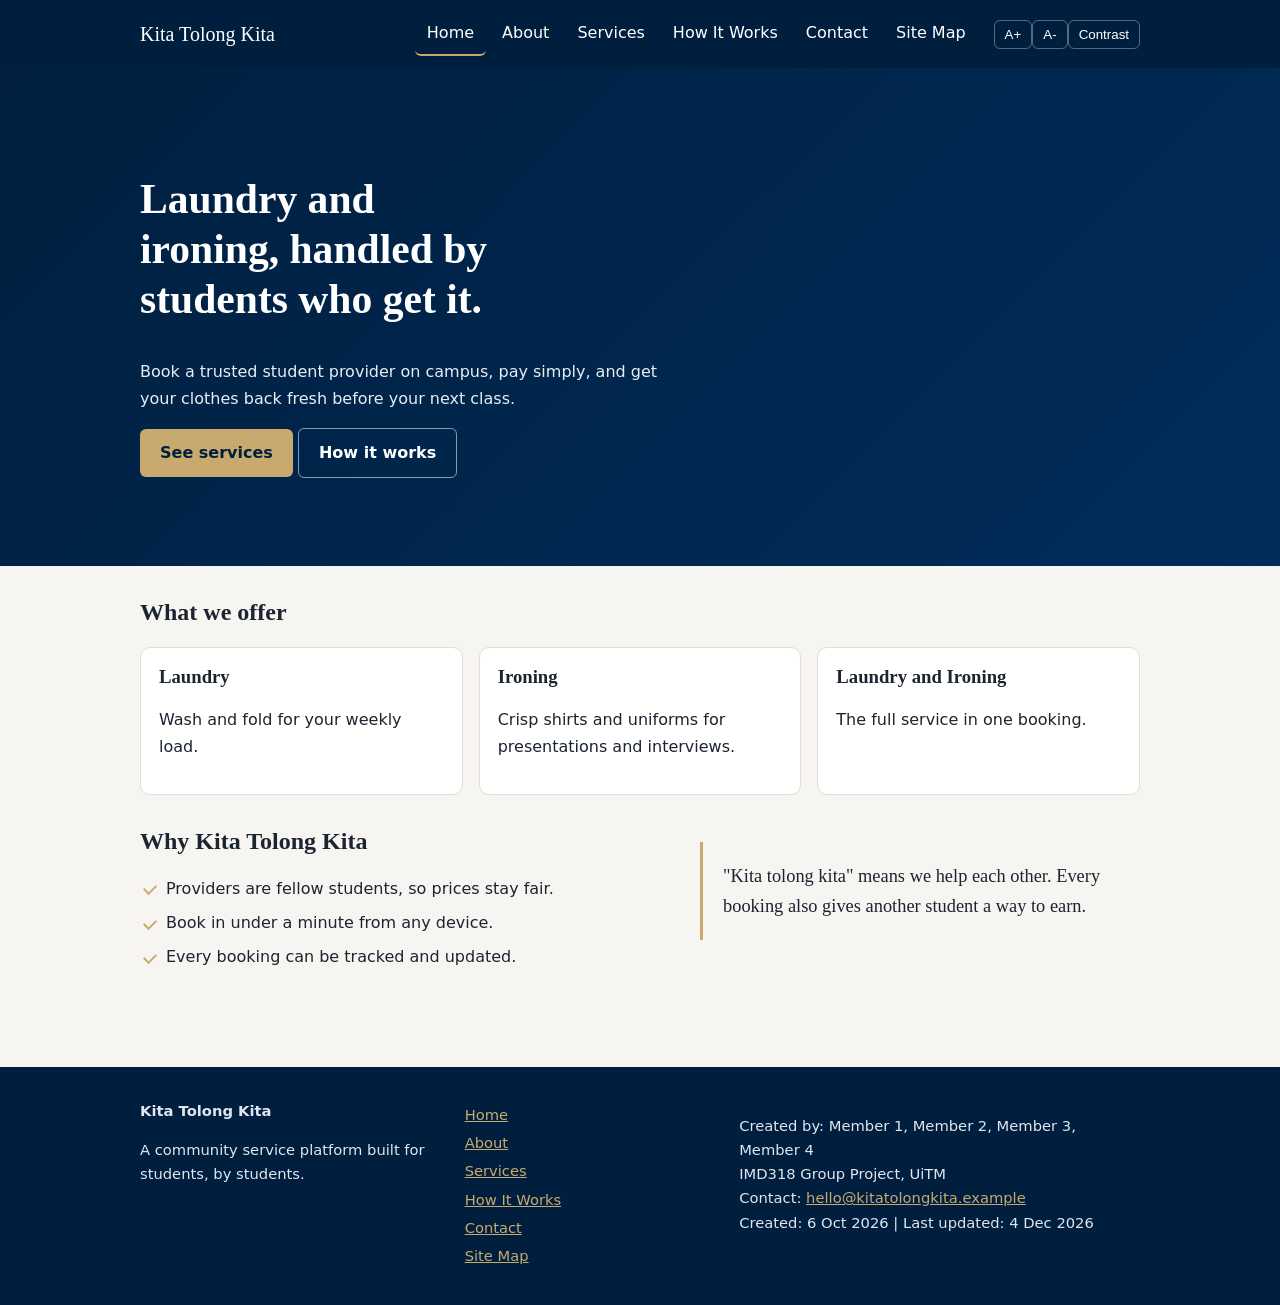
<file: index.html>
<!DOCTYPE html>
<html lang="en">
<head>
<meta charset="UTF-8">
<meta name="viewport" content="width=device-width, initial-scale=1.0">
<meta name="description" content="Kita Tolong Kita: a student-run laundry and ironing service platform.">
<title>Home | Kita Tolong Kita</title>
<link rel="stylesheet" href="css/style.css">
</head>
<body>
<a class="skip" href="#main">Skip to content</a>
<header class="top"><div class="wrap bar">
<a class="logo" href="index.html">Kita Tolong Kita</a>
<button class="burger" aria-label="Menu" aria-expanded="false">Menu</button>
<nav><ul><li><a href="index.html" aria-current=page>Home</a></li><li><a href="pages/about.html">About</a></li><li><a href="pages/services.html">Services</a></li><li><a href="pages/how-it-works.html">How It Works</a></li><li><a href="pages/contact.html">Contact</a></li><li><a href="pages/sitemap.html">Site Map</a></li></ul></nav>
<div class="tools"><button data-fs="1" aria-label="Larger text">A+</button><button data-fs="-1" aria-label="Smaller text">A-</button><button id="contrast">Contrast</button></div>
</div></header>
<main id="main">
<section class="hero"><div class="wrap">
<h1>Laundry and ironing, handled by students who get it.</h1>
<p>Book a trusted student provider on campus, pay simply, and get your clothes back fresh before your next class.</p>
<p><a class="btn" href="pages/services.html">See services</a> <a class="btn ghost" href="pages/how-it-works.html">How it works</a></p>
</div></section>
<section class="wrap"><h2>What we offer</h2><div class="grid"><article class="card"><h3>Laundry</h3><p>Wash and fold for your weekly load.</p></article><article class="card"><h3>Ironing</h3><p>Crisp shirts and uniforms for presentations and interviews.</p></article><article class="card"><h3>Laundry and Ironing</h3><p>The full service in one booking.</p></article></div></section>
<section class="wrap split"><div><h2>Why Kita Tolong Kita</h2><ul class="ticks"><li>Providers are fellow students, so prices stay fair.</li><li>Book in under a minute from any device.</li><li>Every booking can be tracked and updated.</li></ul></div>
<aside class="quote"><p>"Kita tolong kita" means we help each other. Every booking also gives another student a way to earn.</p></aside></section>
</main>
<footer><div class="wrap foot">
<div><strong>Kita Tolong Kita</strong><p>A community service platform built for students, by students.</p></div>
<div class="fl"><a href="index.html">Home</a><a href="pages/about.html">About</a><a href="pages/services.html">Services</a><a href="pages/how-it-works.html">How It Works</a><a href="pages/contact.html">Contact</a><a href="pages/sitemap.html">Site Map</a></div>
<div><p>Created by: Member 1, Member 2, Member 3, Member 4<br>IMD318 Group Project, UiTM<br>Contact: <a href="mailto:hello@kitatolongkita.example">hello@kitatolongkita.example</a><br>Created: 6 Oct 2026 | Last updated: <span id="updated"></span></p></div>
</div></footer>
<script src="js/script.js"></script>
</body>
</html>
</file>
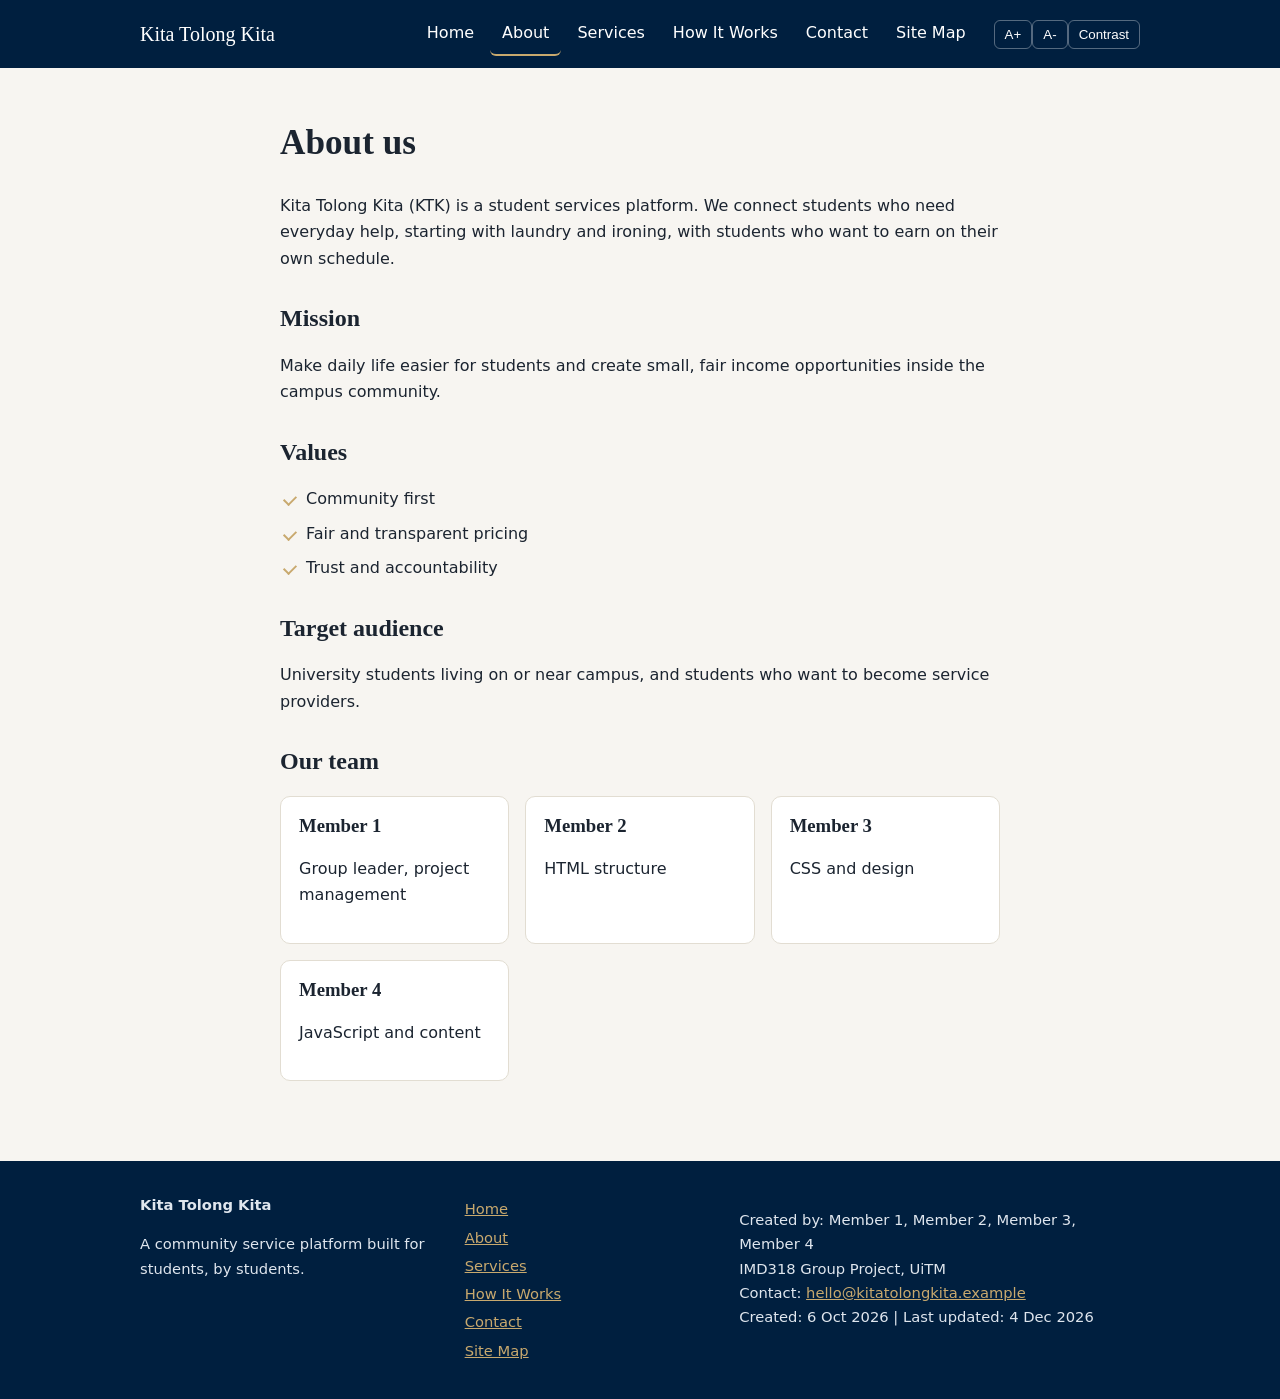
<file: pages/about.html>
<!DOCTYPE html>
<html lang="en">
<head>
<meta charset="UTF-8">
<meta name="viewport" content="width=device-width, initial-scale=1.0">
<meta name="description" content="Kita Tolong Kita: a student-run laundry and ironing service platform.">
<title>About | Kita Tolong Kita</title>
<link rel="stylesheet" href="../css/style.css">
</head>
<body>
<a class="skip" href="#main">Skip to content</a>
<header class="top"><div class="wrap bar">
<a class="logo" href="../index.html">Kita Tolong Kita</a>
<button class="burger" aria-label="Menu" aria-expanded="false">Menu</button>
<nav><ul><li><a href="../index.html">Home</a></li><li><a href="about.html" aria-current=page>About</a></li><li><a href="services.html">Services</a></li><li><a href="how-it-works.html">How It Works</a></li><li><a href="contact.html">Contact</a></li><li><a href="sitemap.html">Site Map</a></li></ul></nav>
<div class="tools"><button data-fs="1" aria-label="Larger text">A+</button><button data-fs="-1" aria-label="Smaller text">A-</button><button id="contrast">Contrast</button></div>
</div></header>
<main id="main">
<section class="wrap narrow"><h1>About us</h1>
<p>Kita Tolong Kita (KTK) is a student services platform. We connect students who need everyday help, starting with laundry and ironing, with students who want to earn on their own schedule.</p>
<h2>Mission</h2><p>Make daily life easier for students and create small, fair income opportunities inside the campus community.</p>
<h2>Values</h2><ul class="ticks"><li>Community first</li><li>Fair and transparent pricing</li><li>Trust and accountability</li></ul>
<h2>Target audience</h2><p>University students living on or near campus, and students who want to become service providers.</p>
<h2>Our team</h2><div class="grid"><article class="card"><h3>Member 1</h3><p>Group leader, project management</p></article><article class="card"><h3>Member 2</h3><p>HTML structure</p></article><article class="card"><h3>Member 3</h3><p>CSS and design</p></article><article class="card"><h3>Member 4</h3><p>JavaScript and content</p></article></div></section>
</main>
<footer><div class="wrap foot">
<div><strong>Kita Tolong Kita</strong><p>A community service platform built for students, by students.</p></div>
<div class="fl"><a href="../index.html">Home</a><a href="about.html">About</a><a href="services.html">Services</a><a href="how-it-works.html">How It Works</a><a href="contact.html">Contact</a><a href="sitemap.html">Site Map</a></div>
<div><p>Created by: Member 1, Member 2, Member 3, Member 4<br>IMD318 Group Project, UiTM<br>Contact: <a href="mailto:hello@kitatolongkita.example">hello@kitatolongkita.example</a><br>Created: 6 Oct 2026 | Last updated: <span id="updated"></span></p></div>
</div></footer>
<script src="../js/script.js"></script>
</body>
</html>
</file>
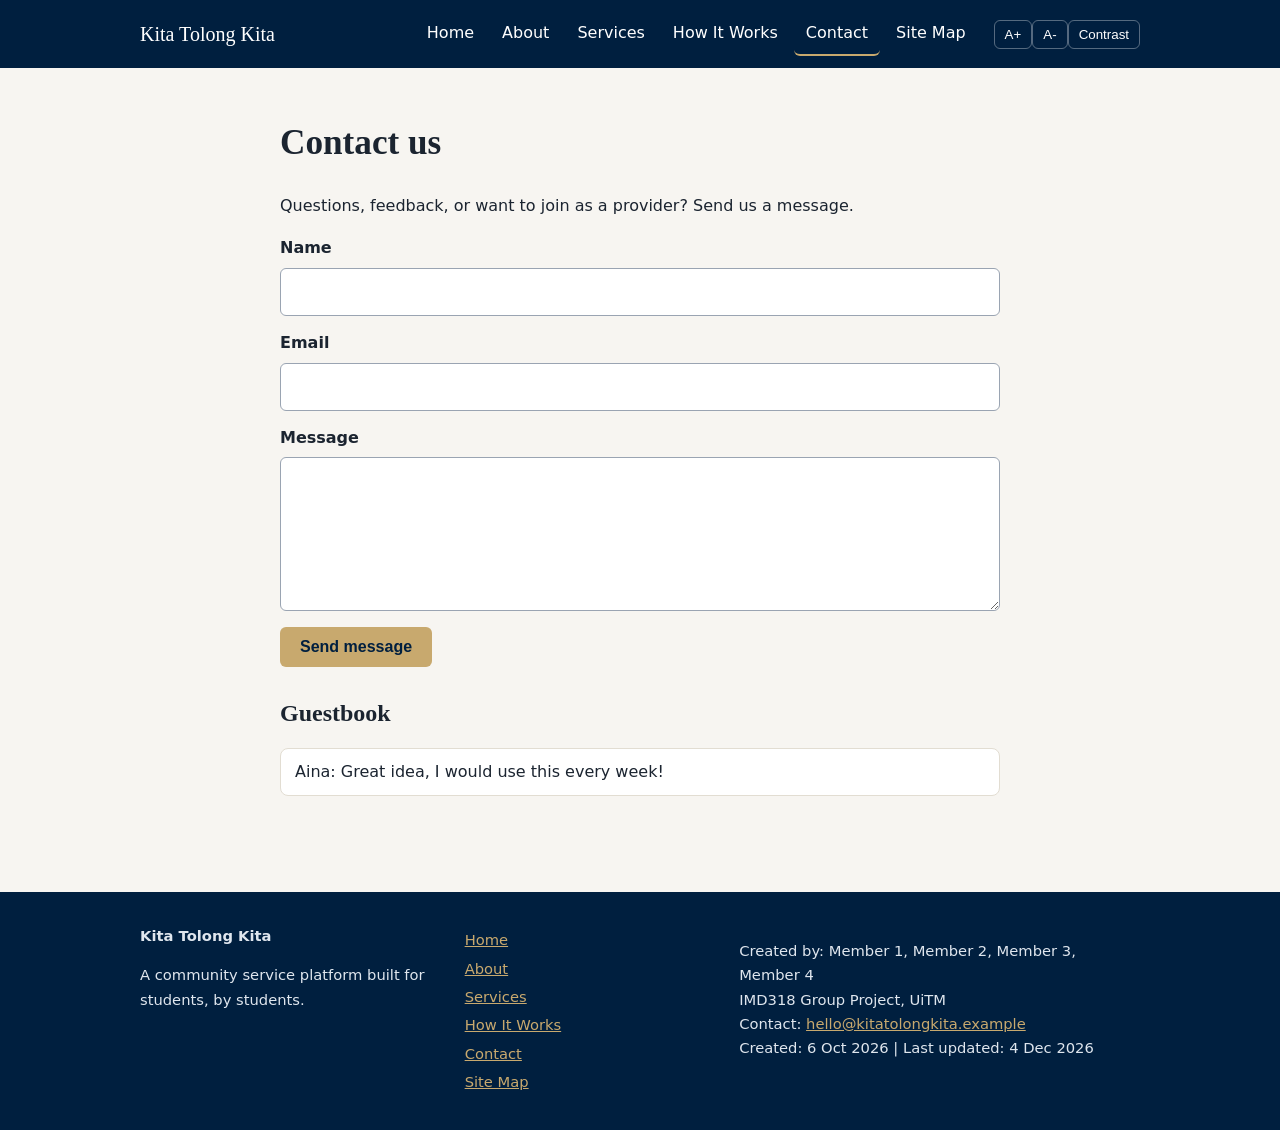
<file: pages/contact.html>
<!DOCTYPE html>
<html lang="en">
<head>
<meta charset="UTF-8">
<meta name="viewport" content="width=device-width, initial-scale=1.0">
<meta name="description" content="Kita Tolong Kita: a student-run laundry and ironing service platform.">
<title>Contact | Kita Tolong Kita</title>
<link rel="stylesheet" href="../css/style.css">
</head>
<body>
<a class="skip" href="#main">Skip to content</a>
<header class="top"><div class="wrap bar">
<a class="logo" href="../index.html">Kita Tolong Kita</a>
<button class="burger" aria-label="Menu" aria-expanded="false">Menu</button>
<nav><ul><li><a href="../index.html">Home</a></li><li><a href="about.html">About</a></li><li><a href="services.html">Services</a></li><li><a href="how-it-works.html">How It Works</a></li><li><a href="contact.html" aria-current=page>Contact</a></li><li><a href="sitemap.html">Site Map</a></li></ul></nav>
<div class="tools"><button data-fs="1" aria-label="Larger text">A+</button><button data-fs="-1" aria-label="Smaller text">A-</button><button id="contrast">Contrast</button></div>
</div></header>
<main id="main">
<section class="wrap narrow"><h1>Contact us</h1>
<p>Questions, feedback, or want to join as a provider? Send us a message.</p>
<form id="cf" novalidate><label>Name<input id="n" required></label><label>Email<input id="e" type="email" required></label><label>Message<textarea id="m" rows="5" required></textarea></label><p class="err" id="er" role="alert"></p><button class="btn" type="submit">Send message</button></form>
<h2>Guestbook</h2><ul id="gb" class="gb"></ul>
<div class="modal" id="md" hidden><div class="box" role="dialog" aria-modal="true"><h2>Thank you!</h2><p id="mt"></p><button class="btn" id="mc">Close</button></div></div></section>
</main>
<footer><div class="wrap foot">
<div><strong>Kita Tolong Kita</strong><p>A community service platform built for students, by students.</p></div>
<div class="fl"><a href="../index.html">Home</a><a href="about.html">About</a><a href="services.html">Services</a><a href="how-it-works.html">How It Works</a><a href="contact.html">Contact</a><a href="sitemap.html">Site Map</a></div>
<div><p>Created by: Member 1, Member 2, Member 3, Member 4<br>IMD318 Group Project, UiTM<br>Contact: <a href="mailto:hello@kitatolongkita.example">hello@kitatolongkita.example</a><br>Created: 6 Oct 2026 | Last updated: <span id="updated"></span></p></div>
</div></footer>
<script src="../js/script.js"></script>
</body>
</html>
</file>
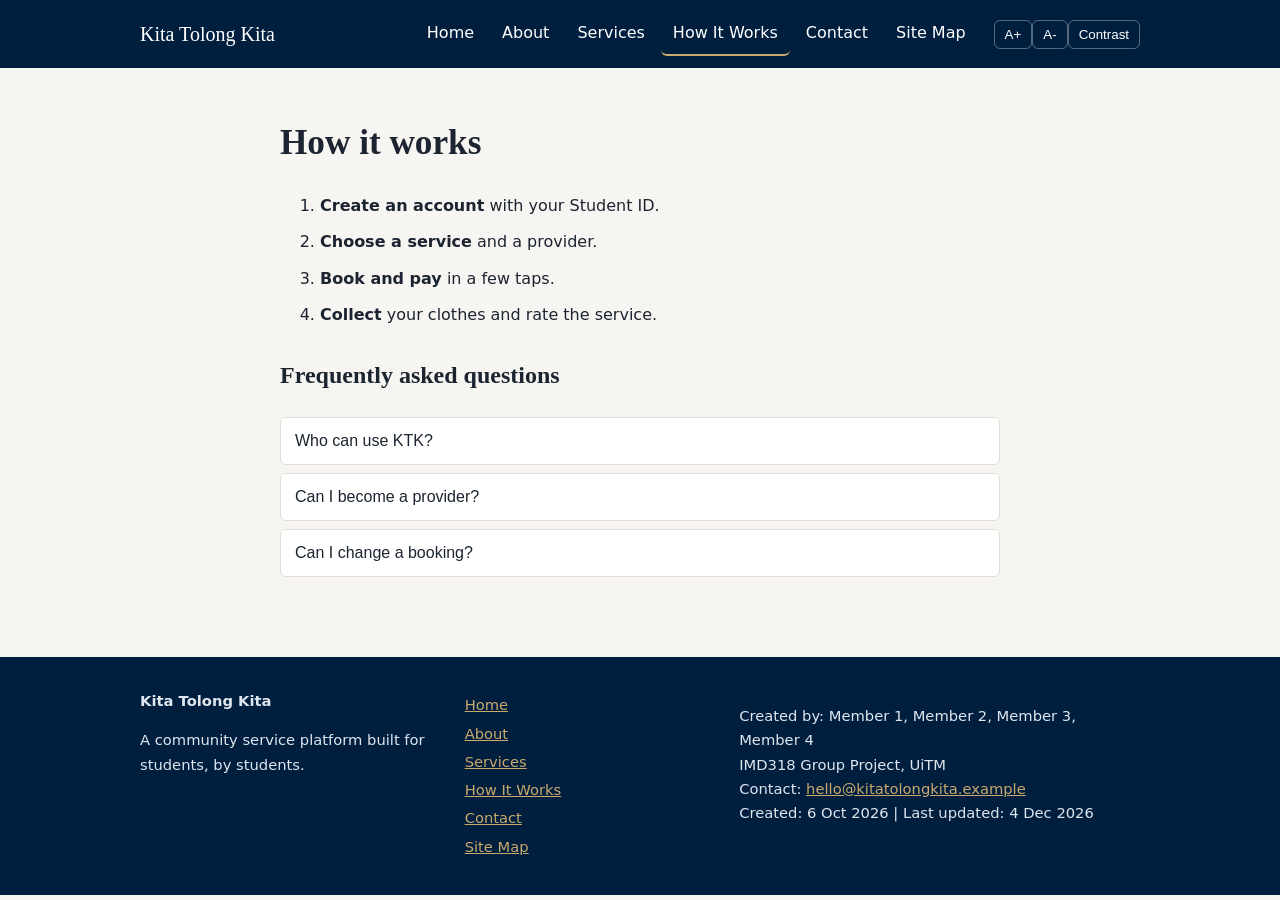
<file: pages/how-it-works.html>
<!DOCTYPE html>
<html lang="en">
<head>
<meta charset="UTF-8">
<meta name="viewport" content="width=device-width, initial-scale=1.0">
<meta name="description" content="Kita Tolong Kita: a student-run laundry and ironing service platform.">
<title>How It Works | Kita Tolong Kita</title>
<link rel="stylesheet" href="../css/style.css">
</head>
<body>
<a class="skip" href="#main">Skip to content</a>
<header class="top"><div class="wrap bar">
<a class="logo" href="../index.html">Kita Tolong Kita</a>
<button class="burger" aria-label="Menu" aria-expanded="false">Menu</button>
<nav><ul><li><a href="../index.html">Home</a></li><li><a href="about.html">About</a></li><li><a href="services.html">Services</a></li><li><a href="how-it-works.html" aria-current=page>How It Works</a></li><li><a href="contact.html">Contact</a></li><li><a href="sitemap.html">Site Map</a></li></ul></nav>
<div class="tools"><button data-fs="1" aria-label="Larger text">A+</button><button data-fs="-1" aria-label="Smaller text">A-</button><button id="contrast">Contrast</button></div>
</div></header>
<main id="main">
<section class="wrap narrow"><h1>How it works</h1>
<ol class="steps"><li><strong>Create an account</strong> with your Student ID.</li><li><strong>Choose a service</strong> and a provider.</li><li><strong>Book and pay</strong> in a few taps.</li><li><strong>Collect</strong> your clothes and rate the service.</li></ol>
<h2>Frequently asked questions</h2>
<div class="acc"><button aria-expanded="false">Who can use KTK?</button><div hidden><p>Any currently enrolled student.</p></div>
<button aria-expanded="false">Can I become a provider?</button><div hidden><p>Yes. Register as a provider and set the services you offer.</p></div>
<button aria-expanded="false">Can I change a booking?</button><div hidden><p>Yes, you can update a booking before the provider accepts it.</p></div></div></section>
</main>
<footer><div class="wrap foot">
<div><strong>Kita Tolong Kita</strong><p>A community service platform built for students, by students.</p></div>
<div class="fl"><a href="../index.html">Home</a><a href="about.html">About</a><a href="services.html">Services</a><a href="how-it-works.html">How It Works</a><a href="contact.html">Contact</a><a href="sitemap.html">Site Map</a></div>
<div><p>Created by: Member 1, Member 2, Member 3, Member 4<br>IMD318 Group Project, UiTM<br>Contact: <a href="mailto:hello@kitatolongkita.example">hello@kitatolongkita.example</a><br>Created: 6 Oct 2026 | Last updated: <span id="updated"></span></p></div>
</div></footer>
<script src="../js/script.js"></script>
</body>
</html>
</file>
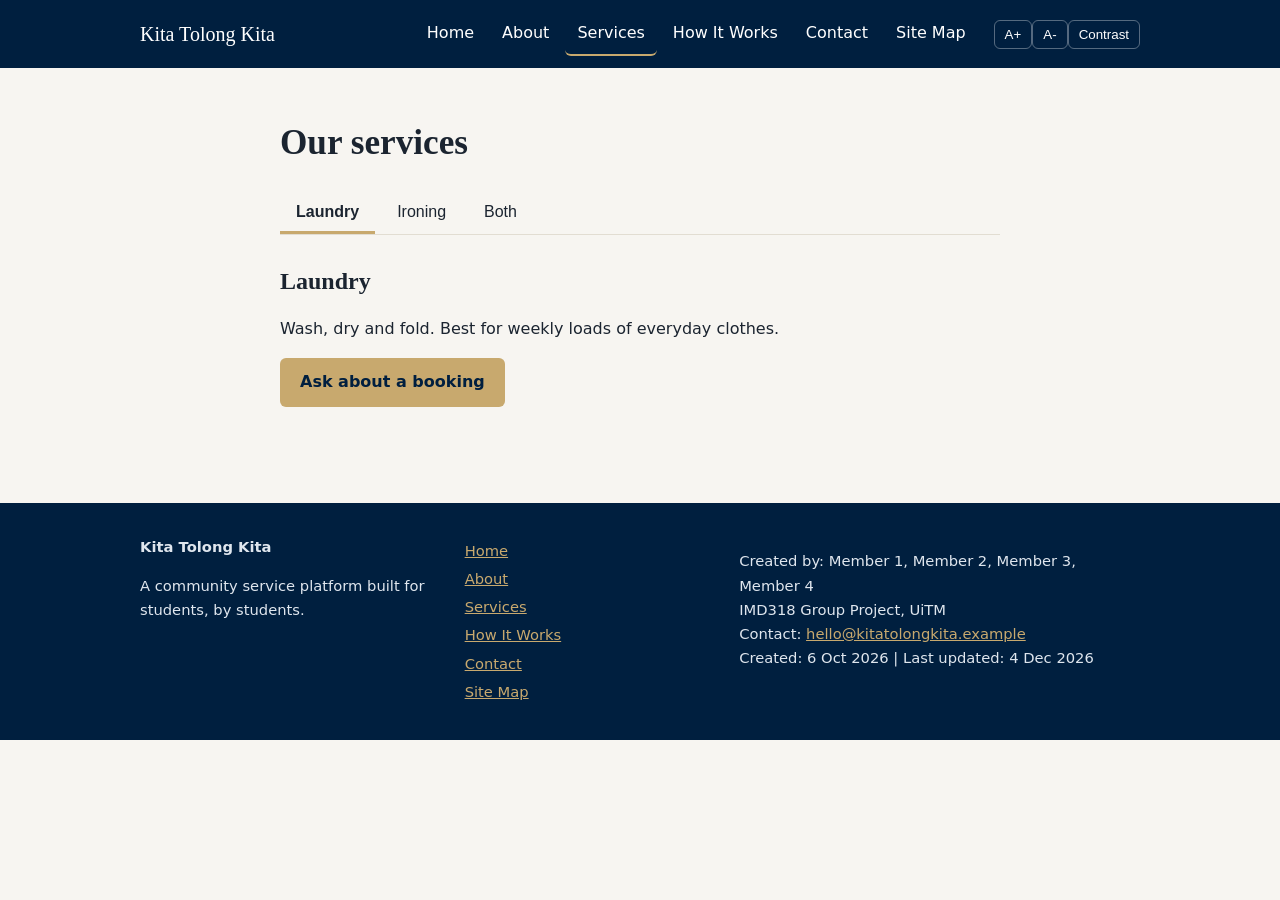
<file: pages/services.html>
<!DOCTYPE html>
<html lang="en">
<head>
<meta charset="UTF-8">
<meta name="viewport" content="width=device-width, initial-scale=1.0">
<meta name="description" content="Kita Tolong Kita: a student-run laundry and ironing service platform.">
<title>Services | Kita Tolong Kita</title>
<link rel="stylesheet" href="../css/style.css">
</head>
<body>
<a class="skip" href="#main">Skip to content</a>
<header class="top"><div class="wrap bar">
<a class="logo" href="../index.html">Kita Tolong Kita</a>
<button class="burger" aria-label="Menu" aria-expanded="false">Menu</button>
<nav><ul><li><a href="../index.html">Home</a></li><li><a href="about.html">About</a></li><li><a href="services.html" aria-current=page>Services</a></li><li><a href="how-it-works.html">How It Works</a></li><li><a href="contact.html">Contact</a></li><li><a href="sitemap.html">Site Map</a></li></ul></nav>
<div class="tools"><button data-fs="1" aria-label="Larger text">A+</button><button data-fs="-1" aria-label="Smaller text">A-</button><button id="contrast">Contrast</button></div>
</div></header>
<main id="main">
<section class="wrap narrow"><h1>Our services</h1>
<div class="tabs" role="tablist"><button role="tab" aria-selected="true" data-t="t1">Laundry</button><button role="tab" aria-selected="false" data-t="t2">Ironing</button><button role="tab" aria-selected="false" data-t="t3">Both</button></div>
<div class="panel" id="t1"><h2>Laundry</h2><p>Wash, dry and fold. Best for weekly loads of everyday clothes.</p></div>
<div class="panel" id="t2" hidden><h2>Ironing</h2><p>Pressed shirts, baju kurung, and uniforms, ready to hang.</p></div>
<div class="panel" id="t3" hidden><h2>Laundry and Ironing</h2><p>The complete service in one booking, with one pickup and one return.</p></div>
<p><a class="btn" href="contact.html">Ask about a booking</a></p></section>
</main>
<footer><div class="wrap foot">
<div><strong>Kita Tolong Kita</strong><p>A community service platform built for students, by students.</p></div>
<div class="fl"><a href="../index.html">Home</a><a href="about.html">About</a><a href="services.html">Services</a><a href="how-it-works.html">How It Works</a><a href="contact.html">Contact</a><a href="sitemap.html">Site Map</a></div>
<div><p>Created by: Member 1, Member 2, Member 3, Member 4<br>IMD318 Group Project, UiTM<br>Contact: <a href="mailto:hello@kitatolongkita.example">hello@kitatolongkita.example</a><br>Created: 6 Oct 2026 | Last updated: <span id="updated"></span></p></div>
</div></footer>
<script src="../js/script.js"></script>
</body>
</html>
</file>
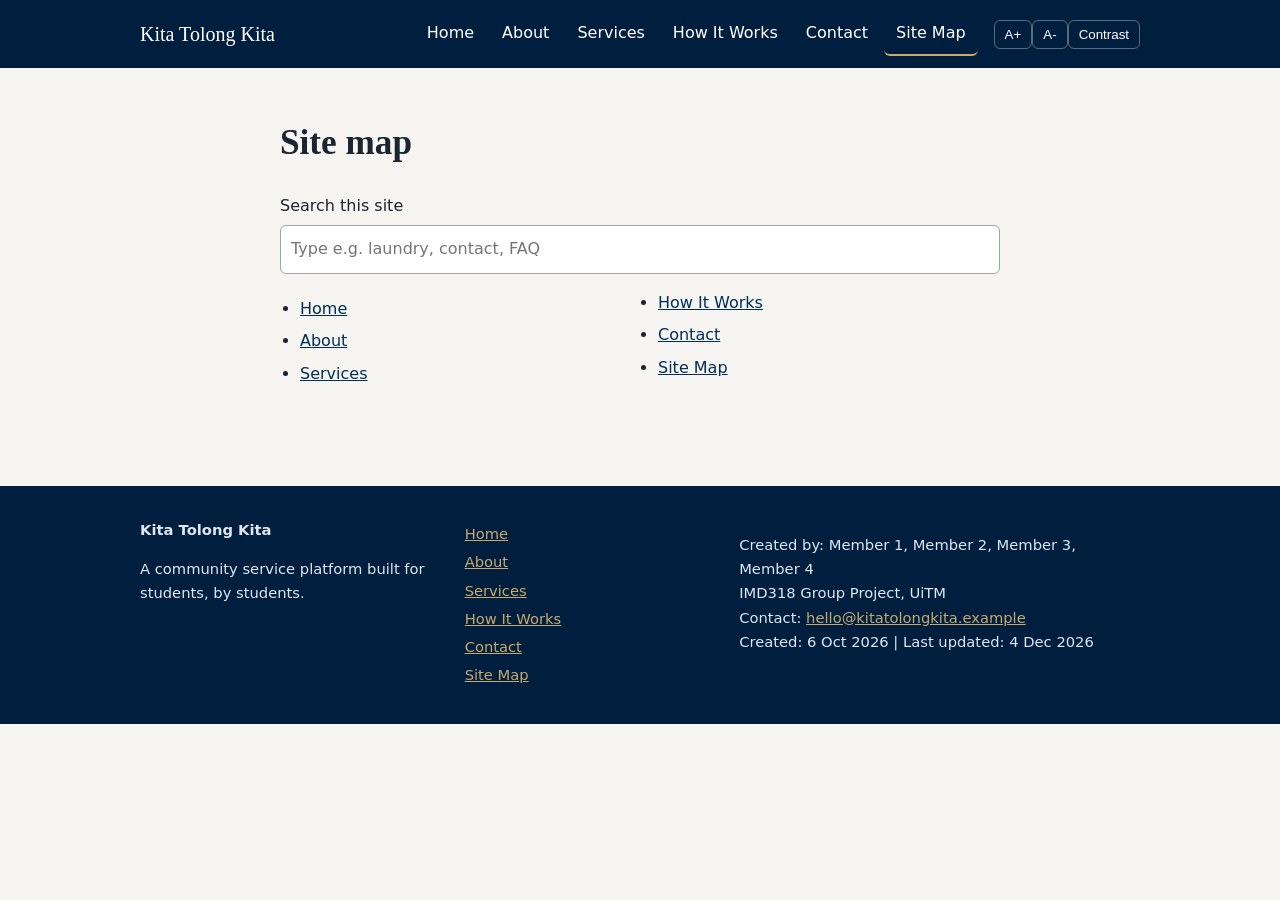
<file: pages/sitemap.html>
<!DOCTYPE html>
<html lang="en">
<head>
<meta charset="UTF-8">
<meta name="viewport" content="width=device-width, initial-scale=1.0">
<meta name="description" content="Kita Tolong Kita: a student-run laundry and ironing service platform.">
<title>Site Map | Kita Tolong Kita</title>
<link rel="stylesheet" href="../css/style.css">
</head>
<body>
<a class="skip" href="#main">Skip to content</a>
<header class="top"><div class="wrap bar">
<a class="logo" href="../index.html">Kita Tolong Kita</a>
<button class="burger" aria-label="Menu" aria-expanded="false">Menu</button>
<nav><ul><li><a href="../index.html">Home</a></li><li><a href="about.html">About</a></li><li><a href="services.html">Services</a></li><li><a href="how-it-works.html">How It Works</a></li><li><a href="contact.html">Contact</a></li><li><a href="sitemap.html" aria-current=page>Site Map</a></li></ul></nav>
<div class="tools"><button data-fs="1" aria-label="Larger text">A+</button><button data-fs="-1" aria-label="Smaller text">A-</button><button id="contrast">Contrast</button></div>
</div></header>
<main id="main">
<section class="wrap narrow"><h1>Site map</h1>
<label>Search this site<input id="q" placeholder="Type e.g. laundry, contact, FAQ"></label>
<ul class="map" id="map"><li data-k="home start kita tolong kita"><a href="../index.html">Home</a></li><li data-k="about mission values team"><a href="about.html">About</a></li><li data-k="services laundry ironing tabs"><a href="services.html">Services</a></li><li data-k="how it works steps faq questions"><a href="how-it-works.html">How It Works</a></li><li data-k="contact form message guestbook email"><a href="contact.html">Contact</a></li><li data-k="site map search links"><a href="sitemap.html">Site Map</a></li></ul><p id="nr" hidden>No pages found.</p></section>
</main>
<footer><div class="wrap foot">
<div><strong>Kita Tolong Kita</strong><p>A community service platform built for students, by students.</p></div>
<div class="fl"><a href="../index.html">Home</a><a href="about.html">About</a><a href="services.html">Services</a><a href="how-it-works.html">How It Works</a><a href="contact.html">Contact</a><a href="sitemap.html">Site Map</a></div>
<div><p>Created by: Member 1, Member 2, Member 3, Member 4<br>IMD318 Group Project, UiTM<br>Contact: <a href="mailto:hello@kitatolongkita.example">hello@kitatolongkita.example</a><br>Created: 6 Oct 2026 | Last updated: <span id="updated"></span></p></div>
</div></footer>
<script src="../js/script.js"></script>
</body>
</html>
</file>
<file: css/style.css>
/* Kita Tolong Kita - main stylesheet */
:root{--navy:#001f3f;--navy2:#002d5a;--gold:#c8a96e;--bg:#f7f5f1;--ink:#1b2430;--card:#fff;--line:#e2ddd2;font-size:100%}
body.hc{--bg:#000;--ink:#fff;--card:#000;--line:#fff;--navy:#000;--navy2:#000;--gold:#ffeb3b}
*{box-sizing:border-box}body{margin:0;font:1rem/1.65 system-ui,Segoe UI,sans-serif;background:var(--bg);color:var(--ink)}
h1,h2,h3,.logo{font-family:Georgia,serif;line-height:1.2}h1{font-size:2.2rem}h2{margin-top:2rem}a{color:var(--navy2)}body.hc a{color:var(--gold)}
.wrap{max-width:1040px;margin:auto;padding:0 20px}.narrow{max-width:760px;padding-top:24px;padding-bottom:40px}
.skip{position:absolute;left:-999px}.skip:focus{left:8px;top:8px;background:#fff;padding:8px;z-index:9}
.top{background:var(--navy);color:#fff;position:sticky;top:0;z-index:5}.bar{display:flex;align-items:center;gap:16px;flex-wrap:wrap;padding-top:12px;padding-bottom:12px}
.logo{color:#fff;text-decoration:none;font-size:1.25rem;margin-right:auto}nav ul{display:flex;gap:4px;list-style:none;margin:0;padding:0}
nav a{color:#fff;text-decoration:none;padding:8px 12px;border-radius:6px;display:block}nav a:hover{background:var(--navy2)}nav a[aria-current]{border-bottom:2px solid var(--gold)}
.tools button,.burger{background:transparent;color:#fff;border:1px solid #fff5;border-radius:6px;padding:6px 10px;cursor:pointer}.burger{display:none}
.hero{background:linear-gradient(135deg,var(--navy),var(--navy2));color:#fff;padding:72px 0}.hero h1{font-size:2.6rem;max-width:18ch}.hero p{max-width:52ch;color:#e8edf3}
.btn{display:inline-block;background:var(--gold);color:#001f3f;padding:11px 20px;border-radius:6px;border:0;text-decoration:none;font-weight:600;cursor:pointer;font-size:1rem}.btn.ghost{background:transparent;color:#fff;border:1px solid #fff8}
.grid{display:grid;grid-template-columns:repeat(auto-fit,minmax(220px,1fr));gap:16px}.card{background:var(--card);border:1px solid var(--line);border-radius:10px;padding:18px}.card h3{margin-top:0}
.split{display:grid;grid-template-columns:1.2fr 1fr;gap:32px;align-items:center;padding-bottom:40px}.quote{border-left:3px solid var(--gold);padding-left:20px;font-family:Georgia,serif;font-size:1.15rem}
.ticks{padding-left:0;list-style:none}.ticks li{padding-left:26px;position:relative;margin:8px 0}.ticks li:before{content:"";position:absolute;left:4px;top:.55em;width:10px;height:6px;border-left:2px solid var(--gold);border-bottom:2px solid var(--gold);transform:rotate(-45deg)}
.steps li{margin:10px 0}.tabs{display:flex;gap:6px;border-bottom:1px solid var(--line)}.tabs button{background:none;border:0;padding:10px 16px;cursor:pointer;font-size:1rem;color:var(--ink);border-bottom:3px solid transparent}.tabs [aria-selected=true]{border-color:var(--gold);font-weight:600}
.acc button{width:100%;text-align:left;background:var(--card);border:1px solid var(--line);padding:14px;margin-top:8px;cursor:pointer;font-size:1rem;color:var(--ink);border-radius:6px}.acc div{padding:4px 14px}
form label{display:block;margin:14px 0;font-weight:600}input,textarea{display:block;width:100%;padding:10px;margin-top:6px;border:1px solid #9aa4b2;border-radius:6px;font:inherit;background:var(--card);color:var(--ink)}
.err{color:#b00020}body.hc .err{color:#ff8a80}.gb{padding:0;list-style:none}.gb li{background:var(--card);border:1px solid var(--line);border-radius:8px;padding:10px 14px;margin:8px 0}
.modal{position:fixed;inset:0;background:#000a;display:grid;place-items:center;z-index:9}.modal[hidden]{display:none}.box{background:var(--card);color:var(--ink);padding:28px;border-radius:10px;max-width:420px;border-top:4px solid var(--gold)}
.map{columns:2;padding-left:20px}.map li{margin:6px 0}
footer{background:var(--navy);color:#dfe6ee;padding:32px 0;margin-top:40px;font-size:.92rem}footer a{color:var(--gold)}.foot{display:grid;grid-template-columns:1.2fr 1fr 1.6fr;gap:24px}.fl a{display:block;margin:4px 0}
:focus-visible{outline:3px solid var(--gold);outline-offset:2px}
@media(max-width:760px){.burger{display:block}nav{display:none;width:100%;order:5}nav.open{display:block}nav ul{flex-direction:column}.split,.foot{grid-template-columns:1fr}.map{columns:1}.hero h1{font-size:2rem}}
</file>
